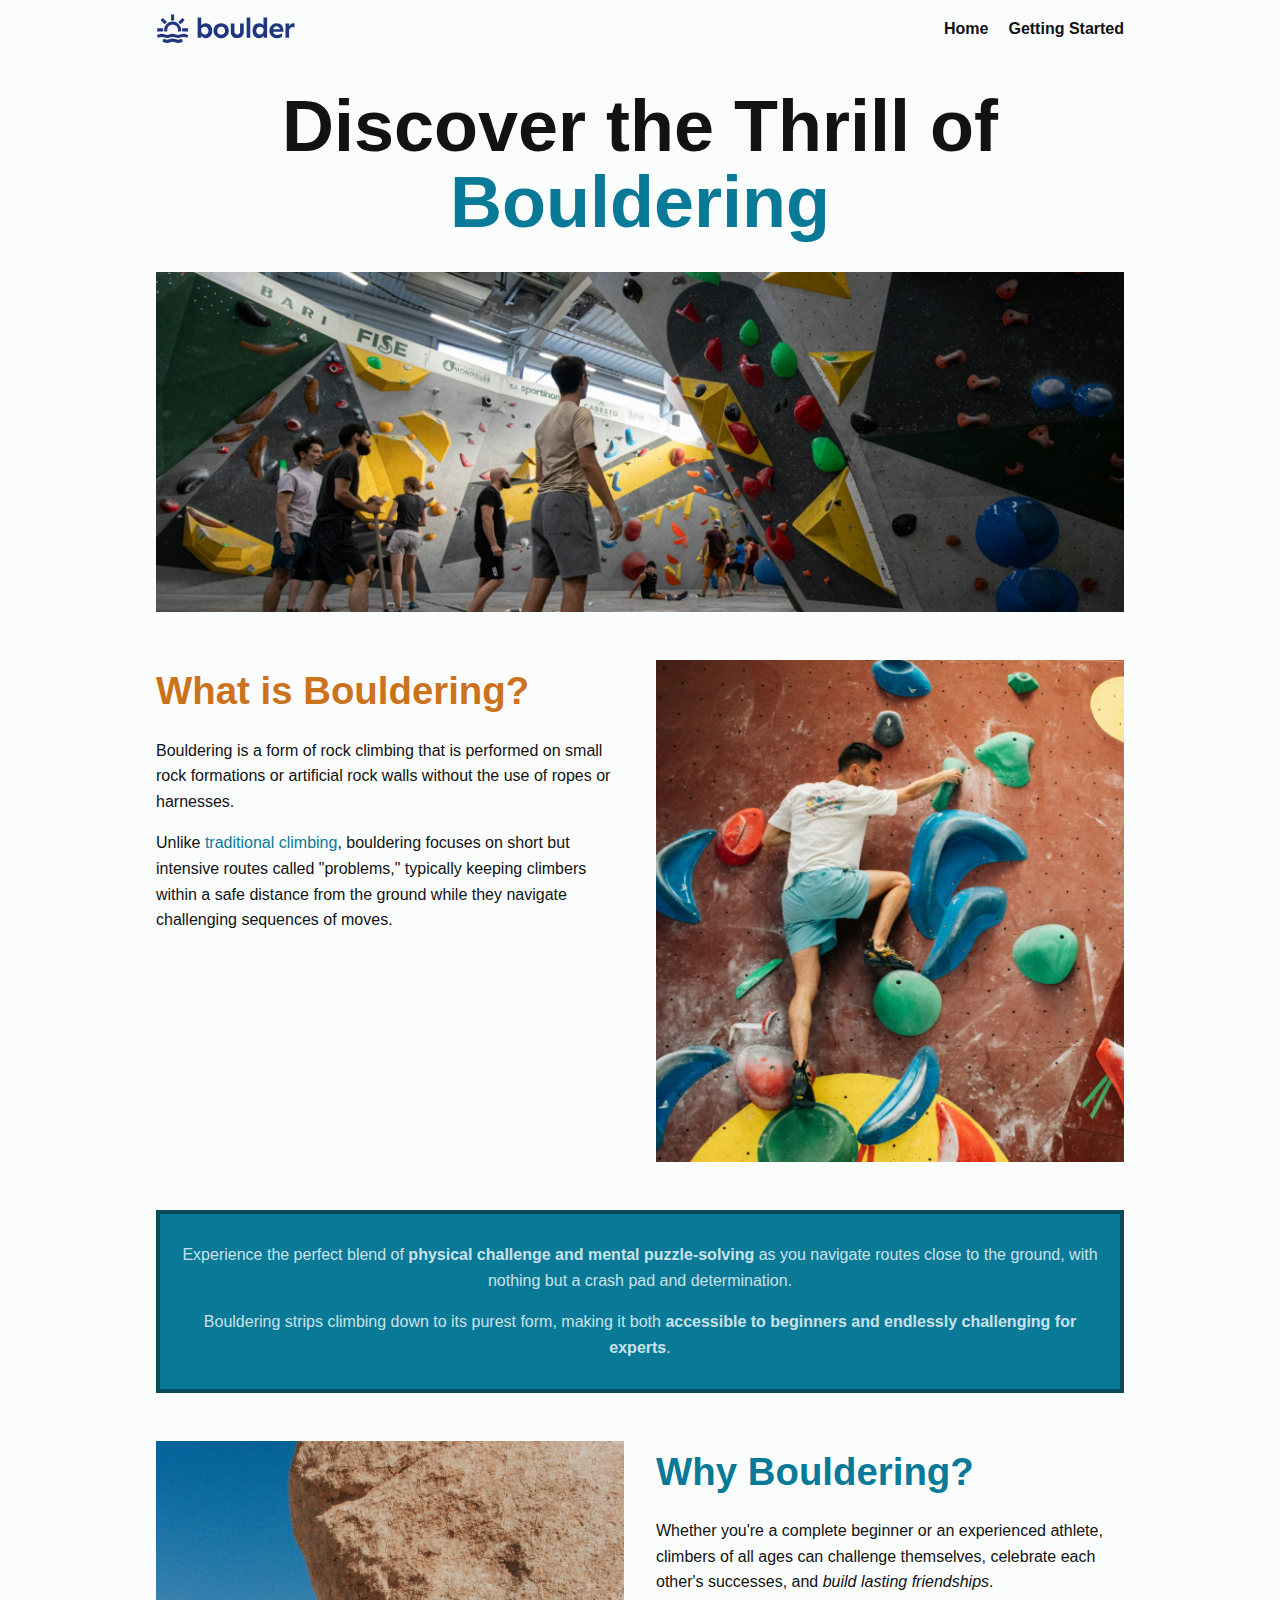
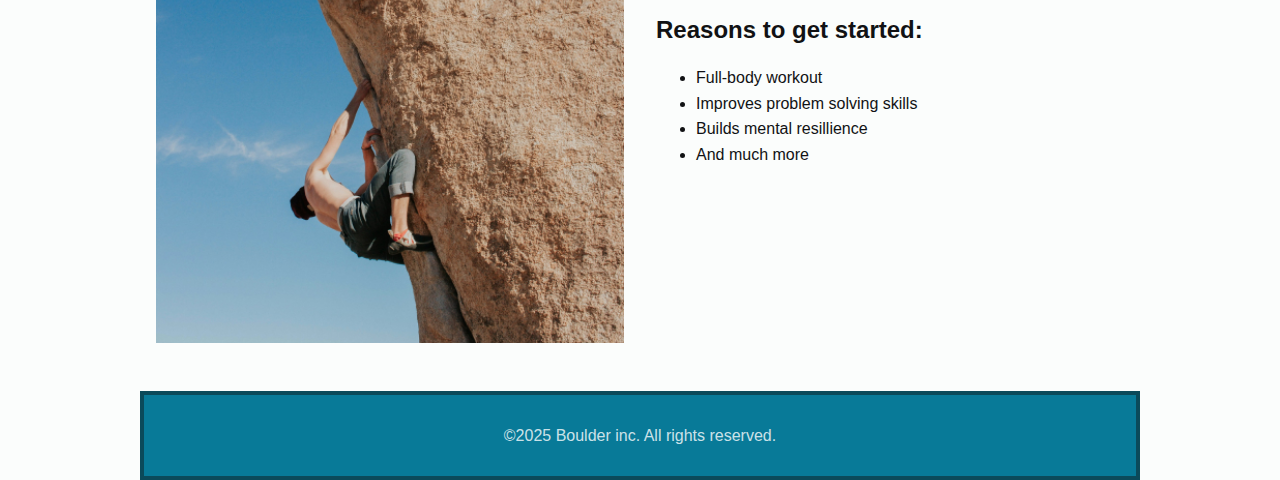
<file: index.html>
<!DOCTYPE html>
<html>

<head>
    <meta charset="UTF-8">
    <meta name="viewport" content="width=device-width, initial-scale=1.0">
    <title>Bouldering Project</title>
    <link href="css/style.css" rel="stylesheet">
</head>

<body>
    <div class="wrapper">
        <header>
            <img src="images/logo.svg" alt="Bouldering Inc.">
            <nav class="primary-navigation">
                <ul>
                    <li><a href="index.html">Home</a></li>
                    <li><a href="getting-started.html">Getting Started</a></li>
                </ul>
            </nav>
        </header>
    </div>
    <main class="wrapper">
        <h1>Discover the Thrill of <span class="teal-text">Bouldering</span></h1>
        <img src="images/bouldering-gym.jpg" alt="A Shirtless man from an overhead angle climbing">

        <section class="two-item-layout">
            <div class="test">
                <h2>What is Bouldering?</h2>
                <p>Bouldering is a form of rock climbing that is performed on small rock formations or artificial rock walls
                    without the use of ropes or harnesses. </p>
                <p>Unlike <a href="https://en.wikipedia.org/wiki/Traditional_climbing" target="_blank">traditional
                        climbing</a>, bouldering focuses on short but intensive routes called "problems," typically keeping
                    climbers within a safe distance from the ground while they navigate challenging sequences of moves.</p>
            </div>
            <img src="images/what-is-bouldering.jpg" alt="A man practicing indoor bouldering">
        </section>

        <section class="teal-background">
            <p>Experience the perfect blend of <strong>physical challenge and mental puzzle-solving</strong> as you
                navigate routes close to the ground, with nothing but a crash pad and determination.</p>
            <p>Bouldering strips climbing down to its purest form, making it both <strong>accessible to beginners
                    and endlessly challenging for experts</strong>.</p> 
        </section>

        <div class="two-item-layout">
            <img src="images/why-bouldering.jpg" alt="Bouldering at a very high level">
            <section>
                <h2 class="teal-text">Why Bouldering?</h2>
                <p>Whether you're a complete beginner or an experienced athlete, climbers of all ages can challenge
                    themselves, celebrate each other's successes, and <em>build lasting friendships</em>.</p>

                <h3>Reasons to get started:</h3>
                <ul>
                    <li>Full-body workout</li>
                    <li>Improves problem solving skills</li>
                    <li>Builds mental resillience</li>
                    <li>And much more</li>
                </ul>
            </section>
        </div>
    </main>

    <footer class="teal-background wrapper">
        <p>©2025 Boulder inc. All rights reserved.</p>
    </footer>




</body>

</html>
</file>
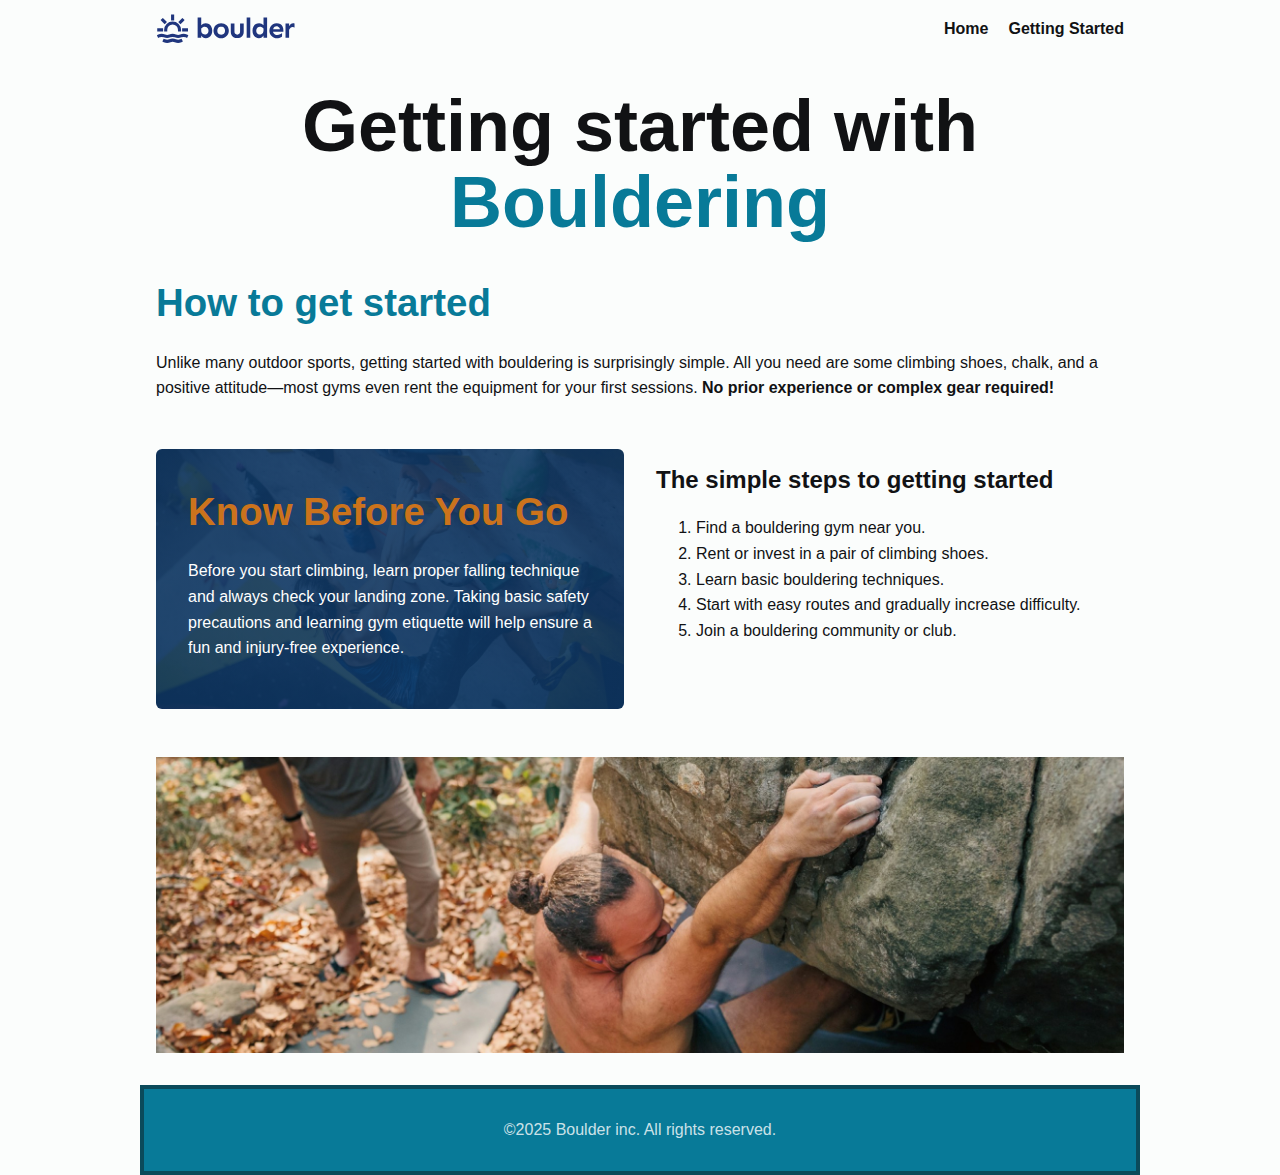
<file: getting-started.html>
<!DOCTYPE html>
<html>
    <head>
        <meta charset="UTF-8">
        <meta name="viewport" content="width=device-width, initial-scale=1.0">
        <meta>
        <link href="css/style.css" rel="stylesheet">
    </head>
    <body>
        <div class="wrapper">
            <header>
                <img src="images/logo.svg" alt="Boulder Inc.">
                <nav class="primary-navigation">
                    <ul>
                        <li><a href="index.html">Home</a></li>
                        <li><a href="getting-started.html">Getting Started</a></li>
                    </ul>
                </nav>
            </header>
        </div>
        <main>
            <div class="wrapper">
                <h1>Getting started with <span class="teal-text">Bouldering</span></h1>
                <section>
                    <h2 class="teal-text">How to get started</h2>
                    <p>Unlike many outdoor sports, getting started with bouldering is surprisingly simple. All you need are some climbing shoes, chalk, and a positive attitude—most gyms even rent the equipment for your first sessions. <strong>No prior experience or complex gear required!</strong></p>
                </section>
            </div>

           <div class="wrapper two-item-layout">
            <div class="background">
                <h2>Know Before You Go</h2>
                <p>Before you start climbing, learn proper falling technique and always check your landing zone. Taking basic safety precautions and learning gym etiquette will help ensure a fun and injury-free experience.</p>
            </div>
             <section>
                <h3>The simple steps to getting started</h3>
                <ol>
                    <li>Find a bouldering gym near you.</li>
                    <li>Rent or invest in a pair of climbing shoes.</li>
                    <li>Learn basic bouldering techniques.</li>
                    <li>Start with easy routes and gradually increase difficulty.</li>
                    <li>Join a bouldering community or club.</li>
                </ol>
            </section>
           </div>
        
           <div class="wrapper">
            <img src="images/getting-started-outdoors.jpg" alt="Indoor Bouldering"  >
           </div>
        </main>
        <footer class="wrapper teal-background">
            <p>©2025 Boulder inc. All rights reserved.</p>
        </footer>
    </body>
</html>
</file>
<file: css/style.css>
:root{
  --color-bg: #fbfdfc;
  --color-text: #111214;
  --color-teal: #087A98;
  --color-teal-dark: #065a70; 
  --color-accent: #cb731c;
  --color-footer: #22476c;

  --max-content-width: 1000px;

  /* spacing scale */
  --space-xs: .25rem;
  --space-sm: .5rem;
  --space-md: 1rem;
  --space-lg: 2rem;
}

/* Reset / base */
*{box-sizing: border-box}
html,body{height:100%}
body{
  margin:0;
  background:var(--color-bg);
  color:var(--color-text);
  font-family: -apple-system, BlinkMacSystemFont, 'Segoe UI', Roboto, 'Helvetica Neue', Arial, sans-serif;
  line-height:1.6;
  -webkit-font-smoothing:antialiased;
  -moz-osx-font-smoothing:grayscale;
  -webkit-text-size-adjust:100%;
}

.wrapper{
  max-inline-size:var(--max-content-width);
  margin-inline:auto;
  padding-inline:1rem;
}

/* Links */
a{color:var(--color-teal); text-decoration:none}
a:hover,a:focus{color:var(--color-teal-dark); text-underline-offset:3px}

/* Images */
img{display:block; max-width:100%; height:auto}

h1{
  margin-block:var(--space-lg);
  line-height:1.05;
  text-align:center;
  font-weight:800;
  font-size:clamp(2.25rem, 6vw, 4.5rem);
  padding-inline:0.5rem;
}

h2{ color:var(--color-accent); margin:0; font-size:clamp(1.5rem, 3vw, 2.5rem)}
h3{ font-size:clamp(1.125rem, 2.2vw, 1.5rem); margin-block:.75rem }

p{ margin-block:1rem }

/* Header */
header{
  display:flex;
  align-items:center;
  justify-content:space-between;
  gap:1rem;
  padding-block:.75rem;
}

header img{
  width:140px;
  height:auto;
  flex-shrink:0;
}

/* Primary nav */
.primary-navigation ul{
  display:flex;
  gap:1.25rem;
  list-style:none;
  margin:0;
  padding:0;
  white-space:nowrap;
}
.primary-navigation a{ font-weight:700; color:var(--color-text) }


.primary-navigation{ max-inline-size:60%; overflow:auto }
.primary-navigation::-webkit-scrollbar{ display:none }


.main-hero{
  width:100%;
  display:block;
  margin-block:1.25rem;
  object-fit:cover;
}

.two-item-layout{
  margin-block:3rem;
}

.two-item-layout img{
  width:100%;
  height:auto;
  display:block;
  margin-block:1rem;
  object-fit:cover;
}

/* Desktop / tablet breakpoint: create two equal columns */
@media (min-width:720px){
  .two-item-layout{
    display:grid;
    grid-template-columns:1fr 1fr;
    gap:2rem;
    align-items:start;
  }

  .two-item-layout img{ margin-inline:0; margin-block:0 }
}

.background{
  background-image:linear-gradient(rgba(6,55,88,0.6), rgba(6,55,88,0.6)), url('../images/simple-steps.jpg');
  background-position:center;
  background-size:cover;
  color:#fff;
  padding:2rem;
  border-radius:6px;
}

/* Teal utility */
.teal-text{ color:var(--color-teal) }
.teal-background{
  background-color:var(--color-teal);
  color:#ffffffcc;
  padding-block:.75rem;
  padding-inline:1rem;
  text-align:center;
  border:4px solid #0b4a5a;
}

/* Footer */
footer{
  background:var(--color-footer);
  color:#fff;
  padding-block:1rem;
  margin-block:2rem;
  text-align:center;
}

.container-row{ display:flex; gap:1rem }
.center{ text-align:center }

:focus{ outline: 3px solid #ffd54f; outline-offset: 3px }

@media (max-width:420px){
  header img{ width:120px }
  .primary-navigation{ max-inline-size:55% }
  h1{ font-size:clamp(1.75rem, 8.5vw, 3rem) }
  .wrapper{ padding-inline:.75rem }
}
</file>
